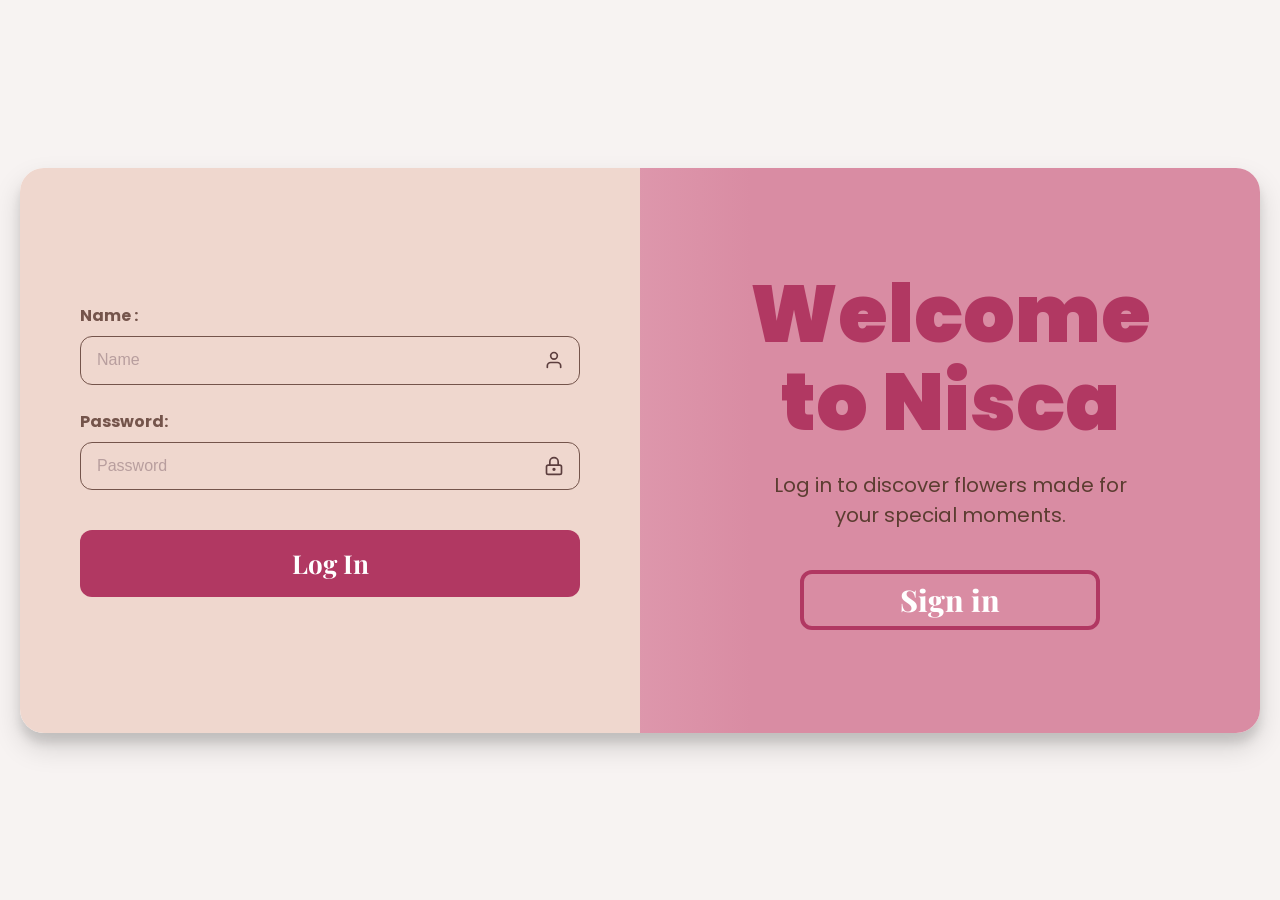
<file: index.html>
<!DOCTYPE html>
<html lang="en">
<head>
  <meta charset="UTF-8" />
  <meta name="viewport" content="width=device-width, initial-scale=1.0"/>
  <title>Nisca Auth</title>

  <link rel="stylesheet" href="style.css"/>

  <link href="https://fonts.googleapis.com/css2?family=Playfair+Display:wght@400;500;600;700;800&family=Poppins:wght@300;400;500;600;700&display=swap" rel="stylesheet">
</head>
<body>

  <div class="container" id="container">

    <div class="form-container sign-up-container">
      <form class="form">

        <label for="signup-name">Name :</label>
        <div class="input-wrapper">
          <input id="signup-name" type="text" placeholder="Name" />
          <span class="input-icon">
            <svg width="20" height="20" viewBox="0 0 24 24" fill="none"
                 stroke="currentColor" stroke-width="2"
                 stroke-linecap="round" stroke-linejoin="round">
              <path d="M20 21v-2a4 4 0 0 0-4-4H8a4 4 0 0 0-4 4v2" />
              <circle cx="12" cy="7" r="4" />
            </svg>
          </span>
        </div>

        <label for="signup-email">Email :</label>
        <div class="input-wrapper">
          <input id="signup-email" type="email" placeholder="email" />
          <span class="input-icon">
            <svg width="20" height="20" viewBox="0 0 24 24" fill="none"
                 stroke="currentColor" stroke-width="2"
                 stroke-linecap="round" stroke-linejoin="round">
              <rect x="2" y="4" width="20" height="16" rx="2" />
              <path d="m22 7-8.97 5.7a1.94 1.94 0 0 1-2.06 0L2 7" />
            </svg>
          </span>
        </div>

        <label for="signup-password">Password:</label>
        <div class="input-wrapper">
          <input id="signup-password" type="password" placeholder="Password" />
          <span class="input-icon">
            <svg width="20" height="20" viewBox="0 0 24 24" fill="none"
                 stroke="currentColor" stroke-width="2"
                 stroke-linecap="round" stroke-linejoin="round">
              <rect x="3" y="11" width="18" height="11" rx="2" ry="2" />
              <path d="M7 11V7a5 5 0 0 1 10 0v4" />
              <circle cx="12" cy="16" r="1" />
            </svg>
          </span>
        </div>

        <label for="signup-confirm">Confirm Password :</label>
        <div class="input-wrapper">
          <input id="signup-confirm" type="password" placeholder="Password:" />
          <span class="input-icon">
            <svg width="20" height="20" viewBox="0 0 24 24" fill="none"
                 stroke="currentColor" stroke-width="2"
                 stroke-linecap="round" stroke-linejoin="round">
              <rect x="3" y="11" width="18" height="11" rx="2" ry="2" />
              <path d="M7 11V7a5 5 0 0 1 10 0v4" />
              <circle cx="12" cy="16" r="1" />
            </svg>
          </span>
        </div>

        <button type="submit" class="btn-primary">
          Sign in
        </button>
      </form>
    </div>

    <div class="form-container sign-in-container">
      <form class="form">

        <label for="login-name">Name :</label>
        <div class="input-wrapper">
          <input id="login-name" type="text" placeholder="Name" />
          <span class="input-icon">
            <svg width="20" height="20" viewBox="0 0 24 24" fill="none"
                 stroke="currentColor" stroke-width="2"
                 stroke-linecap="round" stroke-linejoin="round">
              <path d="M20 21v-2a4 4 0 0 0-4-4H8a4 4 0 0 0-4 4v2" />
              <circle cx="12" cy="7" r="4" />
            </svg>
          </span>
        </div>

        <label for="login-password">Password:</label>
        <div class="input-wrapper">
          <input id="login-password" type="password" placeholder="Password" />
          <span class="input-icon">
            <svg width="20" height="20" viewBox="0 0 24 24" fill="none"
                 stroke="currentColor" stroke-width="2"
                 stroke-linecap="round" stroke-linejoin="round">
              <rect x="3" y="11" width="18" height="11" rx="2" ry="2" />
              <path d="M7 11V7a5 5 0 0 1 10 0v4" />
              <circle cx="12" cy="16" r="1" />
            </svg>
          </span>
        </div>

        <button type="submit" class="btn-primary">
          Log In
        </button>

      </form>
    </div>

    <div class="overlay-container">

      <div class="overlay">

        <div class="overlay-panel overlay-left">
          <h1>Welcome<br>Back !</h1>

          <p>
            Sign in and turn simple moments<br>
            into beautiful memories.
          </p>

          <button class="ghost" id="signIn">
            Log in
          </button>
        </div>

        <div class="overlay-panel overlay-right">
          <h1>Welcome<br>to Nisca</h1>

          <p>
            Log in to discover flowers made for<br>
            your special moments.
          </p>

          <button class="ghost" id="signUp">
            Sign in
          </button>
        </div>

      </div>

    </div>

  </div>

  <script src="script.js"></script>
</body>
</html>
</file>
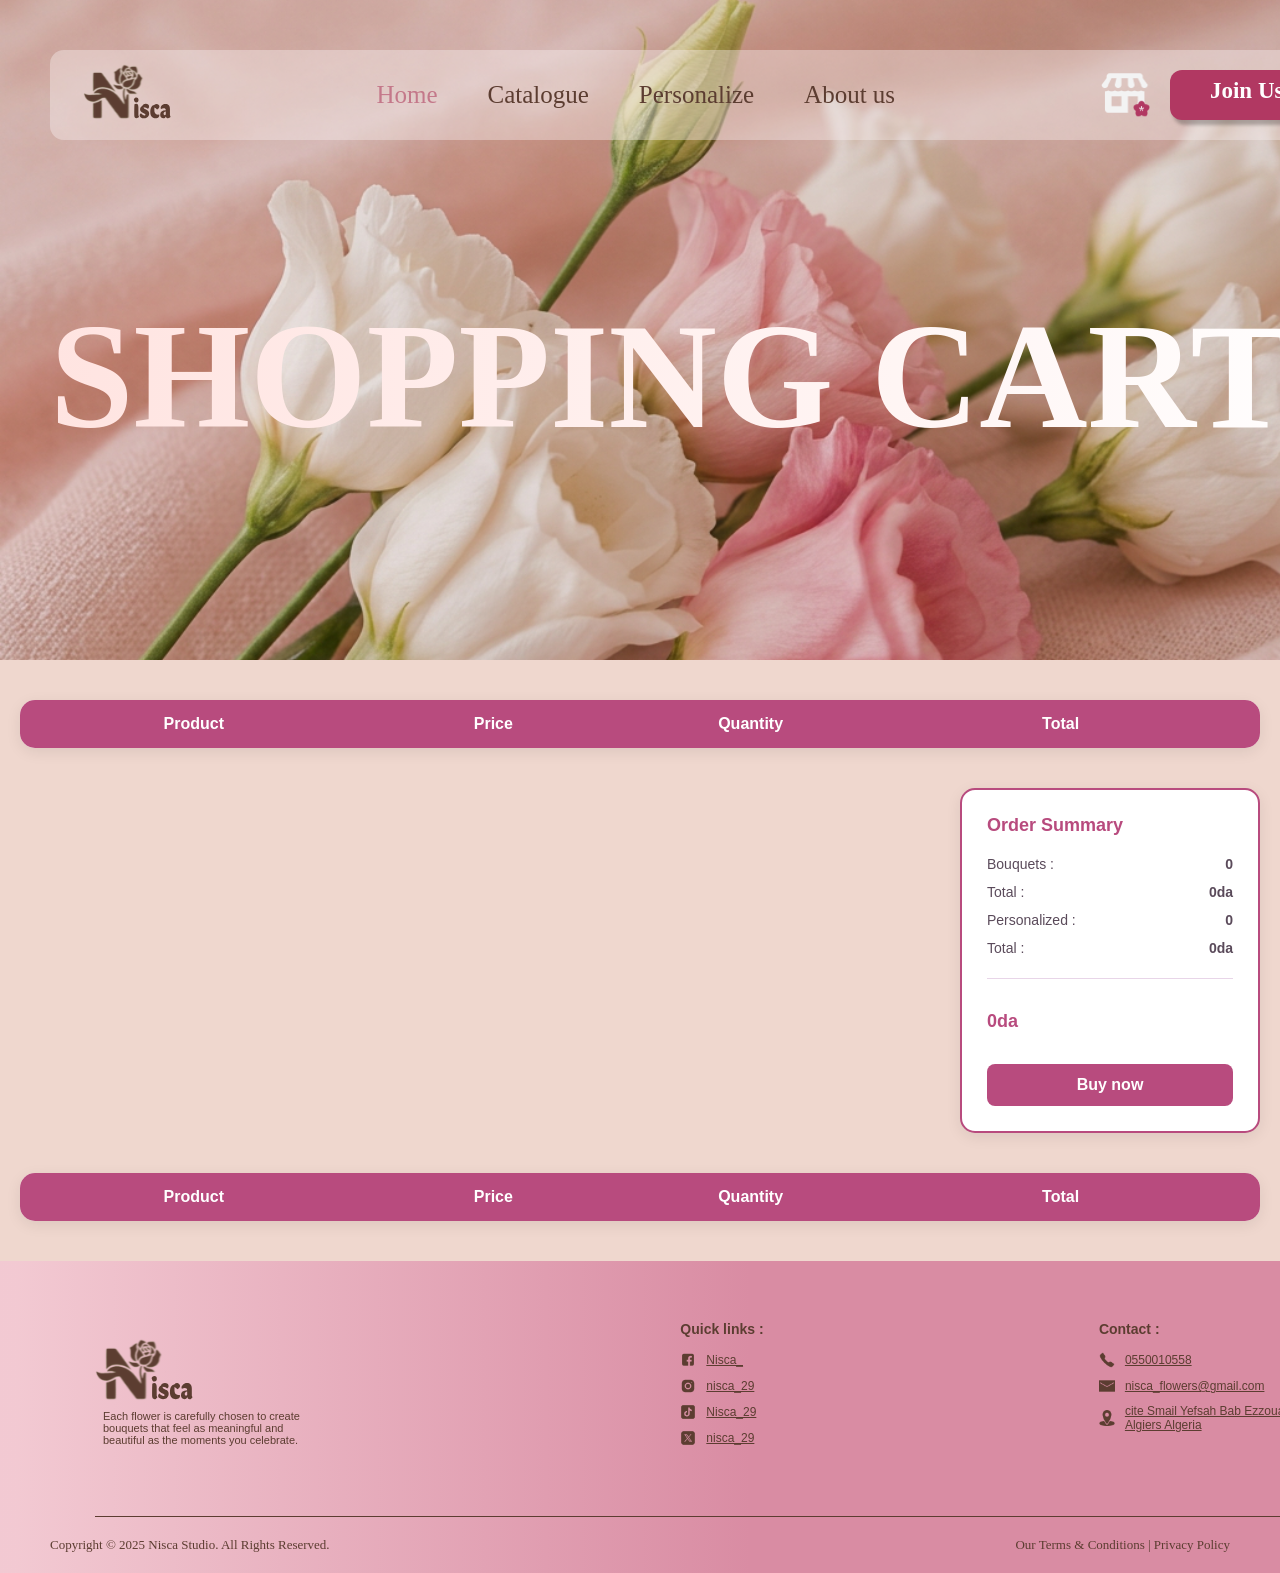
<file: cart.html>
<!DOCTYPE html>
<html lang="fr">
<head>
    <meta charset="UTF-8">
    <meta name="viewport" content="width=device-width, initial-scale=1.0">
    <title>NISCA - Shopping Cart</title>
    <link rel="stylesheet" href="cart.css">
</head>
<body>
    <header class="header">
        <div class="header-container">
            <div class="logo">
                <img src="/images/logo.svg" alt="Nisca logo">
            </div>
            <nav class="nav">
                <ul class="nav-links">
                    <li><a href="#hero" class="active">Home</a></li>
                    <li><a href="#occasions-section">Catalogue</a></li>
                    <li><a href="#personalize-section">Personalize</a></li>
                    <li><a href="#story-section">About us</a></li>
                </ul>
            </nav>
            <div class="header-actions">
                <a href="#" class="cart-icon">
                    <img src="/images/shopicon.svg" alt="Cart">
                </a>
                <a href="#" class="btn-join">Join Us</a>
            </div>
        </div>
    </header>
    <!-- Hero Section -->
    <section class="hero">
        <div class="hero-content">
            <h1>SHOPPING CART</h1>
        </div>
    </section>

    <!-- Main Content -->
    <main class="container">
        <!-- Products Section -->
        <section class="products-section">
            <table class="products-table">
                <thead>
                    <tr class="table-header">
                        <th></th>
                        <th>Product</th>
                        <th>Price</th>
                        <th>Quantity</th>
                        <th>Total</th>
                    </tr>
                </thead>
                <tbody id="products-tbody">
                    <!-- Produits insérés par JavaScript -->
                </tbody>
            </table>
        </section>

        <!-- Cart Summary and Personalized Section -->
        <div class="cart-wrapper">
            <!-- Order Summary -->
            <aside class="order-summary">
                <h3>Order Summary</h3>
                <div class="summary-content">
                    <div class="summary-row">
                        <span>Bouquets :</span>
                        <span id="bouquets-count">0</span>
                    </div>
                    <div class="summary-row">
                        <span>Total :</span>
                        <span id="bouquets-total">0da</span>
                    </div>
                    <div class="summary-row">
                        <span>Personalized :</span>
                        <span id="personalized-count">0</span>
                    </div>
                    <div class="summary-row">
                        <span>Total :</span>
                        <span id="personalized-total">0da</span>
                    </div>
                    <div class="summary-divider"></div>
                    <div class="summary-row total-row">
                        <span id="grand-total">0da</span>
                    </div>
                    <button class="buy-button" onclick="checkout()">Buy now</button>
                </div>
            </aside>
        </div>

        <!-- Personalized Section -->
        <section class="personalized-section">
            <table class="personalized-table">
                <thead>
                    <tr class="table-header">
                        <th></th>
                        <th>Product</th>
                        <th>Price</th>
                        <th>Quantity</th>
                        <th>Total</th>
                    </tr>
                </thead>
                <tbody id="personalized-tbody">
                    <!-- Produits personnalisés insérés par JavaScript -->
                </tbody>
            </table>
        </section>
    </main>

    <!-- Modal for Checkout -->
    <div id="checkoutModal" class="modal">
        <div class="modal-content">
            <span class="close">&times;</span>
            <h2>Checkout</h2>
            <form id="checkoutForm">
                <input type="text" placeholder="Full Name" required>
                <input type="email" placeholder="Email" required>
                <input type="tel" placeholder="Phone" required>
                <textarea placeholder="Address" required></textarea>
                <button type="submit" class="submit-button">Confirm Order</button>
            </form>
        </div>
    </div>
    <footer class="footer">
        <div class="footer-container">
            <div class="footer-brand">
                <div class="footer-logo">
                    <img src="/images/logo.svg" alt="Nisca">
                </div>
                <p class="footer-tagline">
                    Each flower is carefully chosen to create<br>
                    bouquets that feel as meaningful and<br>
                    beautiful as the moments you celebrate.
                </p>
            </div>
            <div class="footer-links">
                <h4>Quick links :</h4>
                <ul>
                    <li><a href="#"><img src="/images/Facebook.svg" alt=""> Nisca_</a></li>
                    <li><a href="#"><img src="/images/Instagram.svg" alt=""> nisca_29</a></li>
                    <li><a href="#"><img src="/images/TikTok.svg" alt=""> Nisca_29</a></li>
                    <li><a href="#"><img src="/images/X.svg" alt=""> nisca_29</a></li>
                </ul>
            </div>
            <div class="footer-contact">
                <h4>Contact :</h4>
                <ul>
                    <li><img src="/images/Phone.svg" alt=""> <a href="#">0550010558</a></li>
                    <li><img src="/images/Mail.svg" alt=""> <a href="#">nisca_flowers@gmail.com </a></li>
                    <li><img src="/images/Place Marker.svg" alt=""> <a href="#">cite Smail Yefsah Bab Ezzouare<br>Algiers Algeria </a></li>
                </ul>
            </div>
        </div>
        <div class="footer-bottom">
            <p>Copyright © 2025 Nisca Studio. All Rights Reserved.</p>
            <p><a href="#">Our Terms & Conditions</a> | <a href="#">Privacy Policy</a></p>
        </div>
    </footer>

    <script src="cart.js"></script>
</body>
</html>
</file>
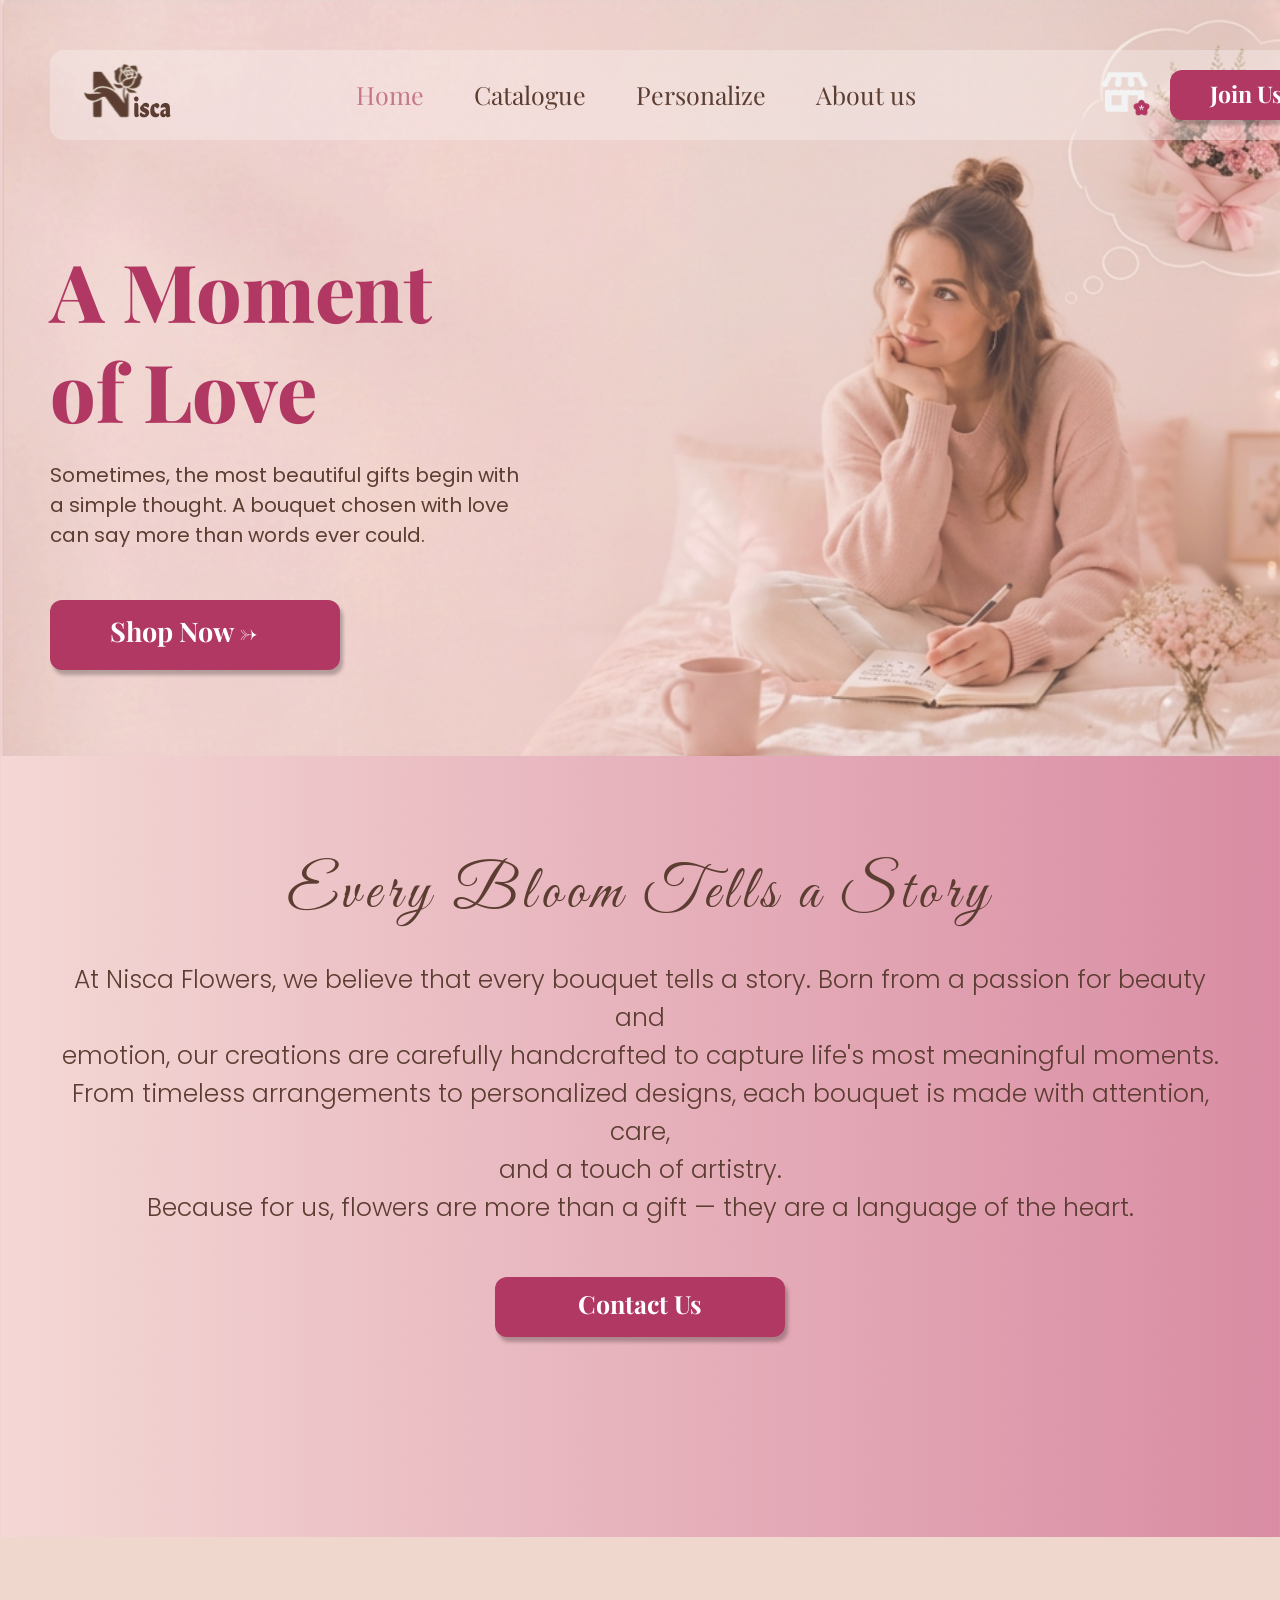
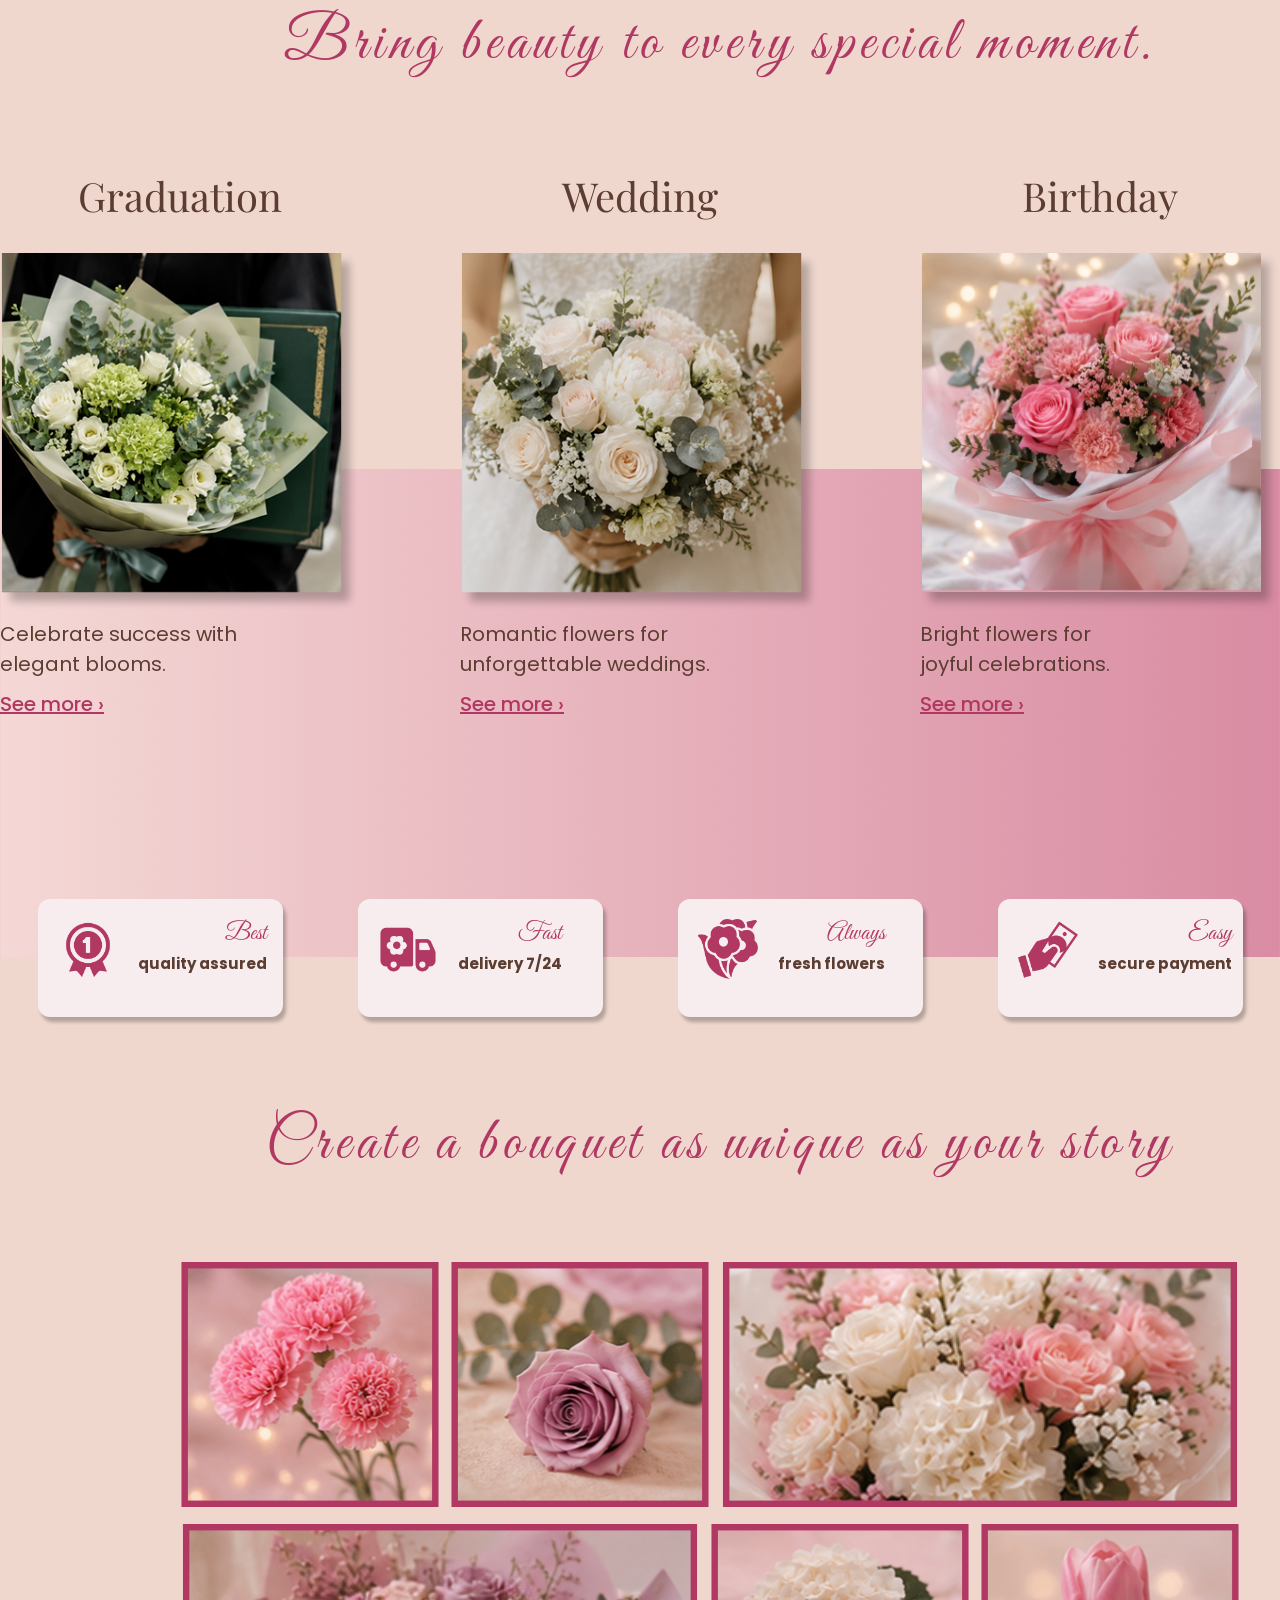
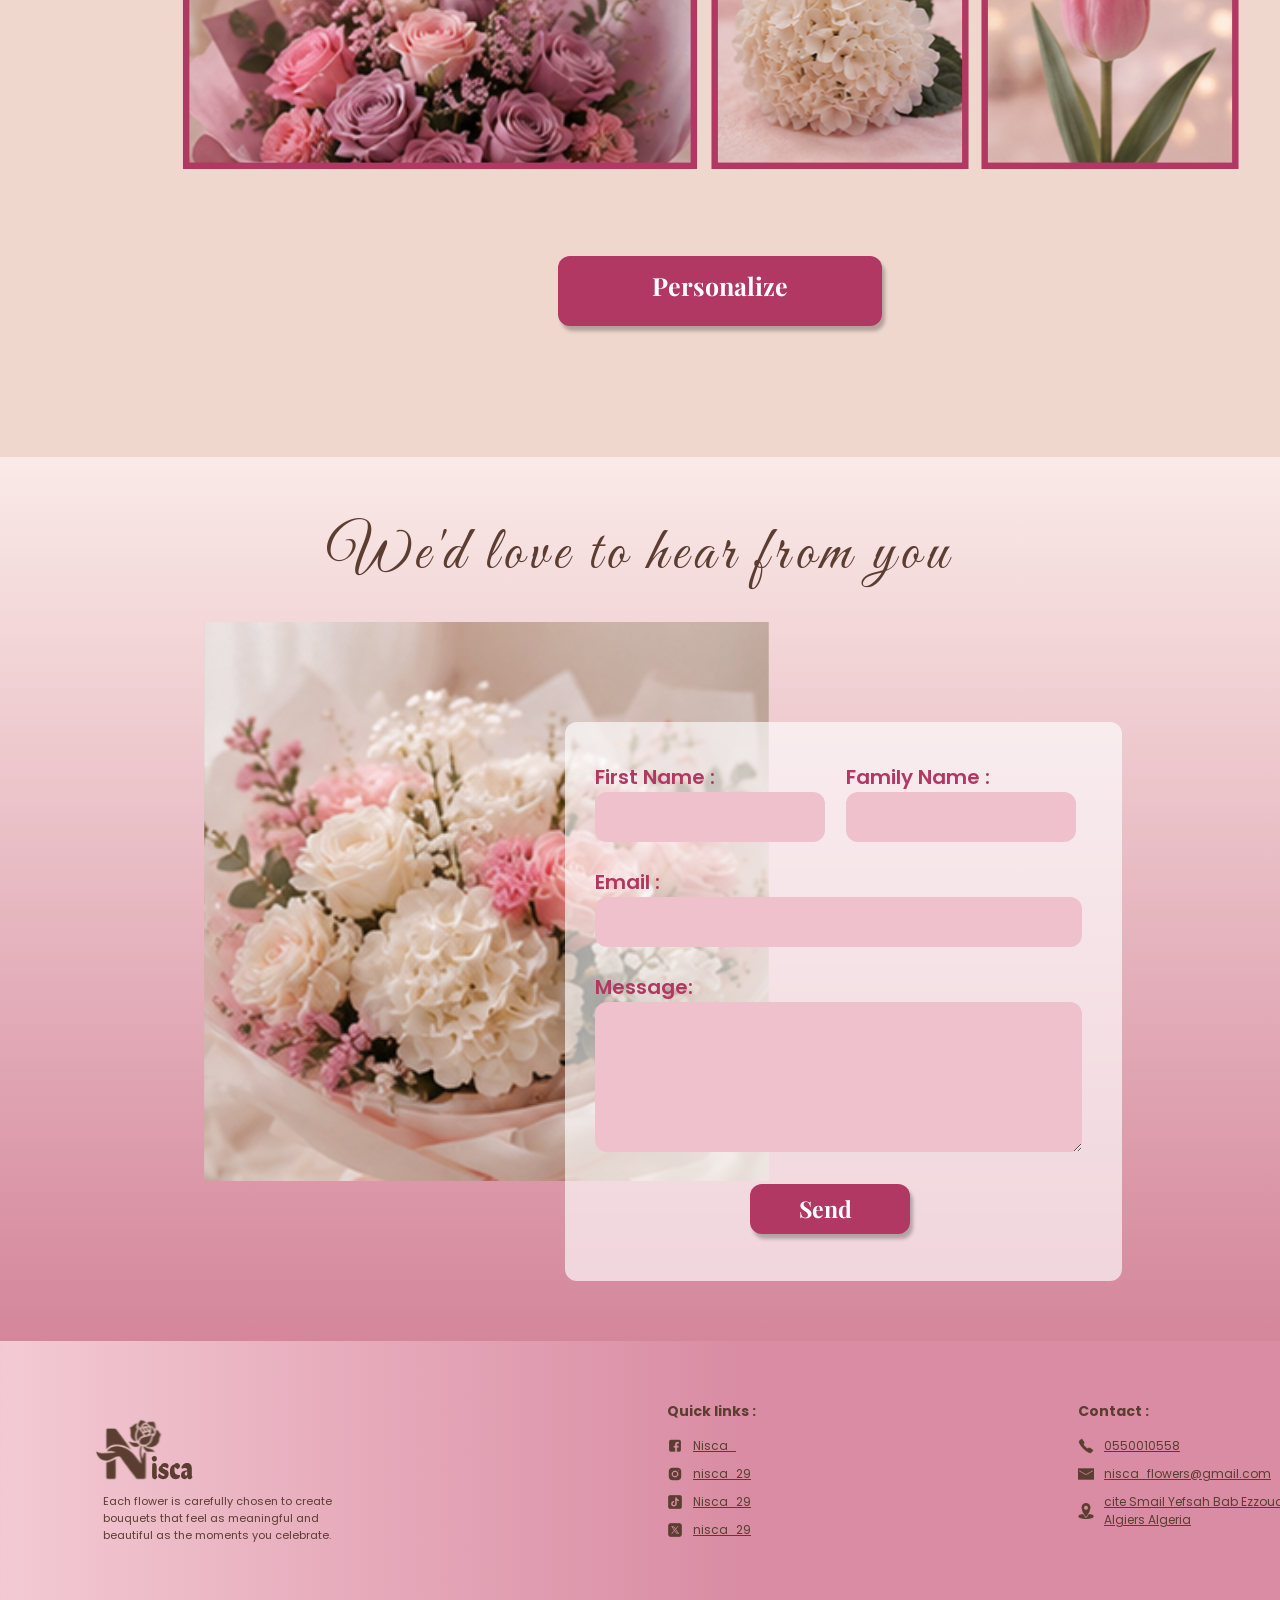
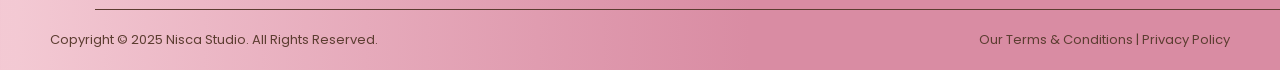
<file: home.html>
<!DOCTYPE html>
<html lang="en">
<head>
    <meta charset="UTF-8">
    <meta name="viewport" content="width=device-width, initial-scale=1.0">
    <title>Nisca - A Moment of Love</title>
    <link rel="stylesheet" href="home.css">
    <link href="https://fonts.googleapis.com/css2?family=Playfair+Display:ital,wght@0,400;0,500;0,600;0,700;1,400;1,500;1,600&family=Poppins:wght@300;400;500;600&family=Great+Vibes&display=swap" rel="stylesheet">
</head>
<body>
    <header class="header">
        <div class="header-container">
            <div class="logo">
                <img src="/images/logo.svg" alt="Nisca logo">
            </div>
            <nav class="nav">
                <ul class="nav-links">
                    <li><a href="#hero" class="active">Home</a></li>
                    <li><a href="#occasions-section">Catalogue</a></li>
                    <li><a href="#personalize-section">Personalize</a></li>
                    <li><a href="#story-section">About us</a></li>
                </ul>
            </nav>
            <div class="header-actions">
                <a href="#" class="cart-icon">
                    <img src="/images/shopicon.svg" alt="Cart">
                </a>
                <a href="#" class="btn-join">Join Us</a>
            </div>
        </div>
    </header>

    <section id="hero">
        <div class="hero-container">
            <div class="hero-content">
                <h1 class="hero-title">A Moment<br>of Love</h1>
                <p class="hero-description">
                    Sometimes, the most beautiful gifts begin with<br> 
                    a simple thought. A bouquet chosen with love<br> 
                    can say more than words ever could.
                </p>
                <a href="#" class="btn-shop"> Shop Now → </a>
            </div>
            <div>
                <img src="/images/row.svg" alt="Flowers" class="next-btn">
            </div>
        </div>
    </section>

    <section id="story-section">
        <h2 class="script-title">Every Bloom Tells a Story</h2>
        <p class="story-description">
            At Nisca Flowers, we believe that every bouquet tells a story. Born from a passion for beauty and<br>
            emotion, our creations are carefully handcrafted to capture life's most meaningful moments.<br>
            From timeless arrangements to personalized designs, each bouquet is made with attention, care,<br>
            and a touch of artistry.<br>
            Because for us, flowers are more than a gift — they are a language of the heart.
        </p>
        <a href="#" class="btn-contact">Contact Us</a>
    </section>

    <section id="occasions-section">
        <div class="categories">
            <h2 class="script-title" style="color: #B13862;">Bring beauty to every special moment.</h2>
        </div>
        <div class="occasions-grid">
            <div class="group">
                <div class="occasion-card">
                    <h3 class="occasion-title">Graduation</h3>
                    <div class="occasion-image">
                        <img src="/images/graduation.png" alt="Graduation flowers">
                    </div>
                    <p>Celebrate success with <br>elegant blooms.</p>
                    <a href="#" class="see-more">See more ›</a>
                </div>
                <div class="occasion-card">
                    <h3 class="occasion-title">Wedding</h3>
                    <div class="occasion-image">
                        <img src="/images/wedding.png" alt="Wedding flowers">
                    </div>
                    <p>Romantic flowers for<br> unforgettable weddings.</p>
                    <a href="#" class="see-more">See more ›</a>
                </div>
                <div class="occasion-card">
                    <h3 class="occasion-title">Birthday</h3>
                    <div class="occasion-image">
                        <img src="/images/birthday.svg" alt="Birthday flowers">
                    </div>
                    <p>Bright flowers for<br> joyful celebrations.</p>
                    <a href="#" class="see-more">See more ›</a>
                </div>
                <div class="occasion-card">
                    <h3 class="occasion-title">Romance</h3>
                    <div class="occasion-image">
                        <img src="/images/romance.svg" alt="Romance flowers">
                    </div>
                    <p>A bouquet filled with love, tenderness, and unforgettable moments.</p>
                    <a href="#" class="see-more">See more ›</a>
                </div>
                <div class="occasion-card">
                    <h3 class="occasion-title">Sympathy</h3>
                    <div class="occasion-image">
                        <img src="/images/sympathy.svg" alt="Sympathy flowers">
                    </div>
                    <p>Thoughtful arrangements to express care and support during difficult times.</p>
                    <a href="#" class="see-more">See more ›</a>
                </div>
            </div>

            <div aria-hidden class="group">
                <div class="occasion-card">
                    <h3 class="occasion-title">Graduation</h3>
                    <div class="occasion-image">
                        <img src="/images/graduation.png" alt="Graduation flowers">
                    </div>
                    <p>Celebrate success with <br>elegant blooms.</p>
                    <a href="#" class="see-more">See more ›</a>
                </div>
                <div class="occasion-card">
                    <h3 class="occasion-title">Wedding</h3>
                    <div class="occasion-image">
                        <img src="/images/wedding.png" alt="Wedding flowers">
                    </div>
                    <p>Romantic flowers for<br> unforgettable weddings.</p>
                    <a href="#" class="see-more">See more ›</a>
                </div>
                <div class="occasion-card">
                    <h3 class="occasion-title">Birthday</h3>
                    <div class="occasion-image">
                        <img src="/images/birthday.svg" alt="Birthday flowers">
                    </div>
                    <p>Bright flowers for<br> joyful celebrations.</p>
                    <a href="#" class="see-more">See more ›</a>
                </div>
                <div class="occasion-card">
                    <h3 class="occasion-title">Romance</h3>
                    <div class="occasion-image">
                        <img src="/images/romance.svg" alt="Romance flowers">
                    </div>
                    <p>A bouquet filled with love, tenderness, and unforgettable moments.</p>
                    <a href="#" class="see-more">See more ›</a>
                </div>
                <div class="occasion-card">
                    <h3 class="occasion-title">Sympathy</h3>
                    <div class="occasion-image">
                        <img src="/images/sympathy.svg" alt="Sympathy flowers">
                    </div>
                    <p>Thoughtful arrangements to express care and support during difficult times.</p>
                    <a href="#" class="see-more">See more ›</a>
                </div>
            </div>
        </div>
    </section>


    <section class="features-bar">
        <div class="features-container">
            <div class="feature">
                <div class="feature-icon">
                    <img src="/images/icon-quality.svg" alt="Quality">
                </div>
                <p class="feature-label">Best <br> <span class="feature-text">quality assured</span></p>
            </div>
            <div class="feature">
                <div class="feature-icon">
                    <img src="/images/icon-delivery.svg" alt="Delivery">
                </div>
                <p class="feature-label">Fast <br> <span class="feature-text">delivery 7/24</span></p>
            </div>
            <div class="feature">
                <div class="feature-icon">
                    <img src="/images/icon-fresh.svg" alt="Fresh">
                </div>
                <p class="feature-label">Always <br> <span class="feature-text">fresh flowers</span></p>
            </div>
            <div class="feature">
                <div class="feature-icon">
                    <img src="/images/icon-secure.svg" alt="Secure">
                </div>
                <p class="feature-label">Easy <br> <span class="feature-text">secure payment</span></p>
            </div>
        </div>
    </section>

    <section id="personalize-section">
        <h2 class="script-title" style="color: #B13862;">Create a bouquet as unique as your story</h2>
        <div class="bouquet-grid" id="grid1">
            <div class="small_pictures">
                <div class="bouquet-item">
                    <img src="/images/pic1.svg" alt="Bouquet">
                </div>
                <div class="bouquet-item">
                    <img src="/images/pic2.svg" alt="Bouquet">
                </div>
            </div>
            <div class="bouquet-item-large">
                <img src="/images/pic3.svg" alt="Bouquet">
            </div>
        </div>
        <div class="bouquet-grid">
            <div class="bouquet-item-large" id="large-pic">
                <img src="/images/pic4.svg" alt="Bouquet">
            </div>
            <div class="small_pictures2">
                <div class="bouquet-item">
                    <img src="/images/pic5.svg" alt="Bouquet">
                </div>
                <div class="bouquet-item">
                    <img src="/images/pic6.svg" alt="Bouquet">
                </div>
            </div>
        </div>
        <a href="#" class="btn-personalize">Personalize</a>
    </section>

    <section class="contact-section">
        <h2 class="script-title">We'd love to hear from you</h2>
        <div class="contact-container">
            <div class="contact-image">
                <img src="/images/contact_pic.svg" alt="Flowers">
            </div>
            <form class="contact-form">
                <div class="all_form">
                    <div class="form-row">
                        <div class="form-group">
                            <label for="firstName">First Name :</label>
                            <input type="text"  name="firstName">
                        </div>
                        <div class="form-group">
                            <label for="familyName">Family Name :</label>
                            <input type="text" name="familyName">
                        </div>
                    </div>
                   <div class="form-mail">
                        <label  class="lab-email"  for="email">Email :</label>
                        <input  class="inp-email" type="email"  name="email">
                    </div>
                    <div class="form-group">
                        <label for="message">Message:</label>
                        <textarea  name="message" rows="4"></textarea>
                    </div>
                    <button type="submit" class="btn-send">Send</button>
                </div>
            </form>
        </div>
    </section>

    <footer class="footer">
        <div class="footer-container">
            <div class="footer-brand">
                <div class="footer-logo">
                    <img src="/images/logo.svg" alt="Nisca">
                </div>
                <p class="footer-tagline">
                    Each flower is carefully chosen to create<br>
                    bouquets that feel as meaningful and<br>
                    beautiful as the moments you celebrate.
                </p>
            </div>
            <div class="footer-links">
                <h4>Quick links :</h4>
                <ul>
                    <li><a href="#"><img src="/images/Facebook.svg" alt=""> Nisca_</a></li>
                    <li><a href="#"><img src="/images/Instagram.svg" alt=""> nisca_29</a></li>
                    <li><a href="#"><img src="/images/TikTok.svg" alt=""> Nisca_29</a></li>
                    <li><a href="#"><img src="/images/X.svg" alt=""> nisca_29</a></li>
                </ul>
            </div>
            <div class="footer-contact">
                <h4>Contact :</h4>
                <ul>
                    <li><img src="/images/Phone.svg" alt=""> <a href="#">0550010558</a></li>
                    <li><img src="/images/Mail.svg" alt=""> <a href="#">nisca_flowers@gmail.com </a></li>
                    <li><img src="/images/Place Marker.svg" alt=""> <a href="#">cite Smail Yefsah Bab Ezzouare<br>Algiers Algeria </a></li>
                </ul>
            </div>
        </div>
        <div class="footer-bottom">
            <p>Copyright © 2025 Nisca Studio. All Rights Reserved.</p>
            <p><a href="#">Our Terms & Conditions</a> | <a href="#">Privacy Policy</a></p>
        </div>
    </footer>
    <script src="home.js"></script>
</body>
</html>
</file>
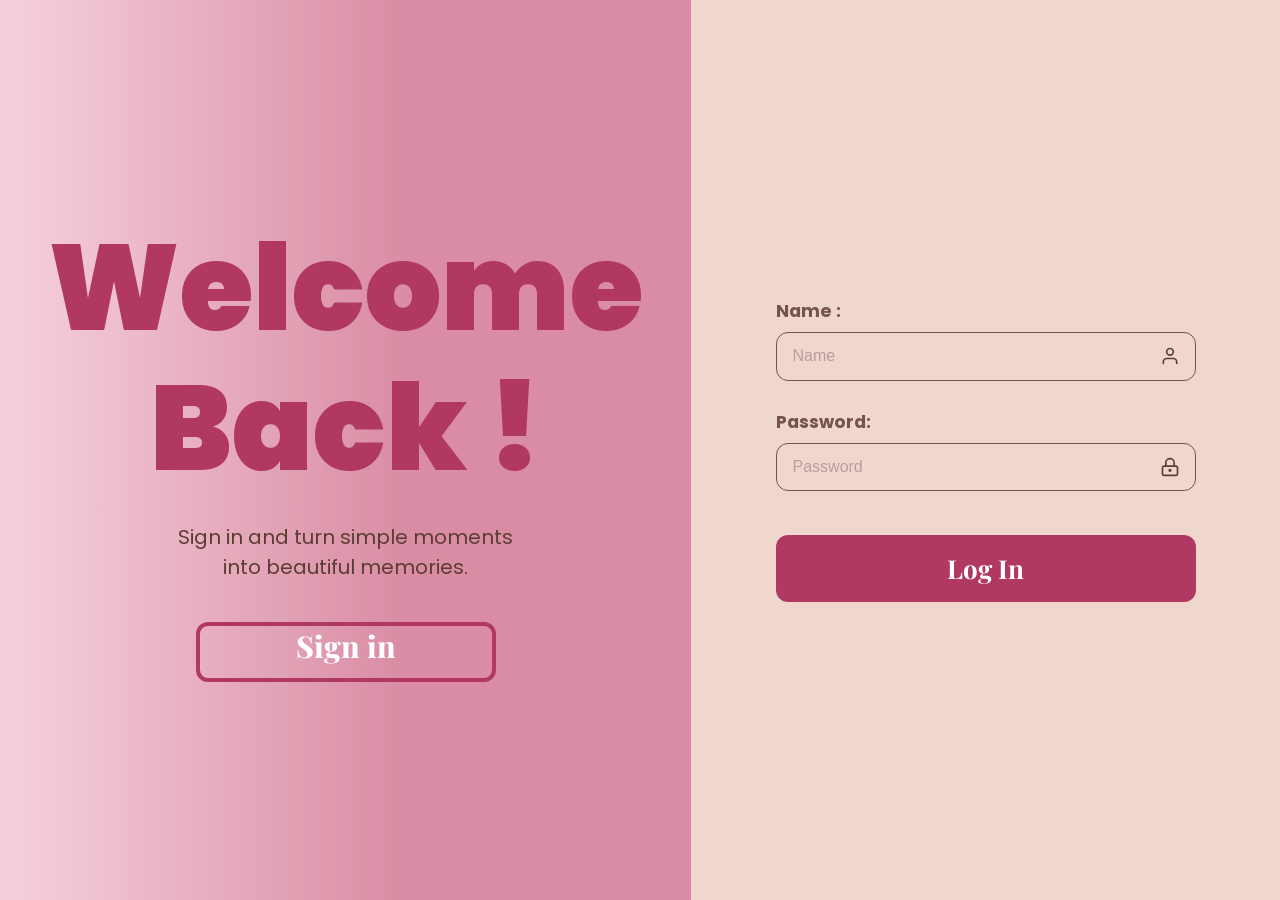
<file: login.html>
<!DOCTYPE html>
<html lang="en">
<head>
  <meta charset="UTF-8" />
  <meta name="viewport" content="width=device-width, initial-scale=1.0" />
  <title>Login</title>
  <link rel="stylesheet" href="login.css" />
  <link href="https://fonts.googleapis.com/css2?family=Playfair+Display:ital,wght@0,400;0,500;0,600;0,700;1,400;1,500;1,600&family=Poppins:wght@300;400;500;600&family=Great+Vibes&display=swap" rel="stylesheet">
</head>
<body>
  <div class="container">
    <div class="left-panel">
      <h1>Welcome<br />Back !</h1>
      <p>Sign in and turn simple moments<br> into beautiful memories.</p>
      <a href="signin.html" class="btn-sign-in">Sign in</a>
    </div>

    <div class="right-panel">
      <form class="form">
        <label for="name">Name :</label>
        <div class="input-wrapper">
          <input id="name" type="text" placeholder="Name" />
          <span class="input-icon">
            <svg width="20" height="20" viewBox="0 0 24 24" fill="none"
                 stroke="currentColor" stroke-width="2"
                 stroke-linecap="round" stroke-linejoin="round">
              <path d="M20 21v-2a4 4 0 0 0-4-4H8a4 4 0 0 0-4 4v2" />
              <circle cx="12" cy="7" r="4" />
            </svg>
          </span>
        </div>

        <label for="password">Password:</label>
        <div class="input-wrapper">
          <input id="password" type="password" placeholder="Password" />
          <span class="input-icon">
            <svg width="20" height="20" viewBox="0 0 24 24" fill="none"
                 stroke="currentColor" stroke-width="2"
                 stroke-linecap="round" stroke-linejoin="round">
              <rect x="3" y="11" width="18" height="11" rx="2" ry="2" />
              <path d="M7 11V7a5 5 0 0 1 10 0v4" />
              <circle cx="12" cy="16" r="1" />
            </svg>
          </span>
        </div>

        <button type="submit" class="btn-log-in">Log In</button>
      </form>
    </div>

  </div>
</body>
</html>
</file>
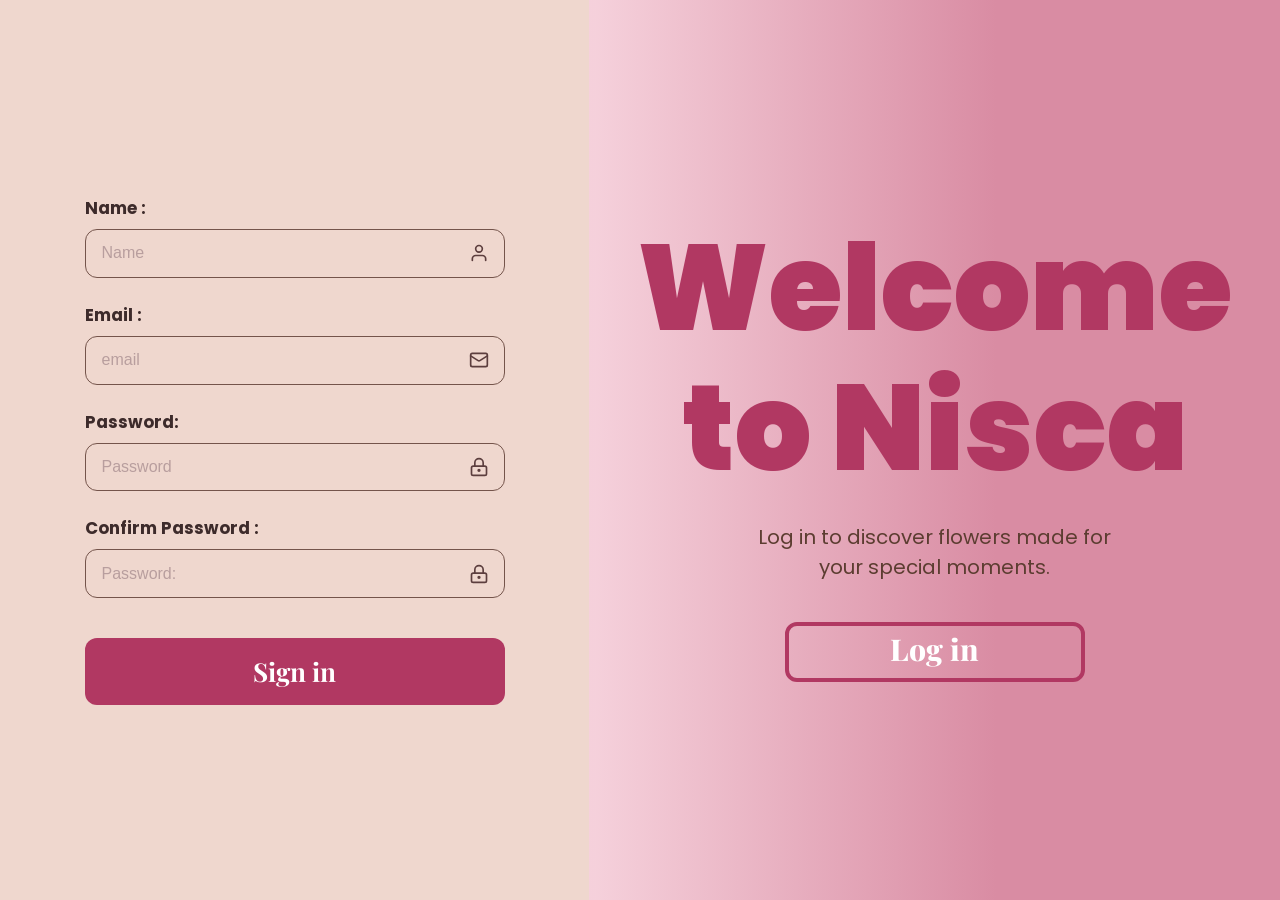
<file: signin.html>
<!DOCTYPE html>
<html lang="en">
<head>
  <meta charset="UTF-8" />
  <meta name="viewport" content="width=device-width, initial-scale=1.0" />
  <title>Sign In</title>
  <link rel="stylesheet" href="signin.css" />
    <link href="https://fonts.googleapis.com/css2?family=Playfair+Display:ital,wght@0,400;0,500;0,600;0,700;1,400;1,500;1,600&family=Poppins:wght@300;400;500;600&family=Great+Vibes&display=swap" rel="stylesheet">
</head>
<body>
  <div class="container">

    
    <div class="left-panel">
      <form class="form" >

        <label for="name">Name :</label>
        <div class="input-wrapper">
          <input id="name" type="text" placeholder="Name" />
          <span class="input-icon">
            <svg width="20" height="20" viewBox="0 0 24 24" fill="none"
                 stroke="currentColor" stroke-width="2"
                 stroke-linecap="round" stroke-linejoin="round">
              <path d="M20 21v-2a4 4 0 0 0-4-4H8a4 4 0 0 0-4 4v2" />
              <circle cx="12" cy="7" r="4" />
            </svg>
          </span>
        </div>

        <label for="email">Email :</label>
        <div class="input-wrapper">
          <input id="email" type="email" placeholder="email" />
          <span class="input-icon">
            <svg width="20" height="20" viewBox="0 0 24 24" fill="none"
                 stroke="currentColor" stroke-width="2"
                 stroke-linecap="round" stroke-linejoin="round">
              <rect x="2" y="4" width="20" height="16" rx="2" />
              <path d="m22 7-8.97 5.7a1.94 1.94 0 0 1-2.06 0L2 7" />
            </svg>
          </span>
        </div>

        <label for="password">Password:</label>
        <div class="input-wrapper">
          <input id="password" type="password" placeholder="Password" />
          <span class="input-icon">
            <svg width="20" height="20" viewBox="0 0 24 24" fill="none"
                 stroke="currentColor" stroke-width="2"
                 stroke-linecap="round" stroke-linejoin="round">
              <rect x="3" y="11" width="18" height="11" rx="2" ry="2" />
              <path d="M7 11V7a5 5 0 0 1 10 0v4" />
              <circle cx="12" cy="16" r="1" />
            </svg>
          </span>
        </div>

        <label for="confirmPassword">Confirm Password :</label>
        <div class="input-wrapper">
          <input id="confirmPassword" type="password" placeholder="Password:" />
          <span class="input-icon">
            <svg width="20" height="20" viewBox="0 0 24 24" fill="none"
                 stroke="currentColor" stroke-width="2"
                 stroke-linecap="round" stroke-linejoin="round">
              <rect x="3" y="11" width="18" height="11" rx="2" ry="2" />
              <path d="M7 11V7a5 5 0 0 1 10 0v4" />
              <circle cx="12" cy="16" r="1" />
            </svg>
          </span>
        </div>

        <button type="submit" class="btn-sign-in">Sign in</button>
      </form>
    </div>

 
    <div class="right-panel">
      <h1 >Welcome<br />to Nisca</h1>
      <p>Log in to discover flowers made for <br> your special moments.</p>
      <a href="login.html" class="btn-log-in">Log in</a>
    </div>

  </div>
</body>
</html>
</file>
<file: style.css>
*{
  margin:0;
  padding:0;
  box-sizing:border-box;
}

body{
  font-family:'Poppins',sans-serif;
  min-height:100vh;
  display:flex;
  justify-content:center;
  align-items:center;
  background:#f7f3f2;
  padding:20px;
}

.container{
  position:relative;
  width:1400px;
  height:565px;
  background:#fff;
  border-radius:24px;
  overflow:hidden;
  box-shadow:0 14px 28px rgba(0,0,0,0.15), 0 10px 10px rgba(0,0,0,0.1);
}

.form-container{
  position:absolute;
  top:0;
  height:100%;
  transition:all 0.6s ease-in-out;
}

.sign-in-container{
  left:0;
  width:50%;
  z-index:2;
}

.sign-up-container{
  left:0;
  width:50%;
  opacity:0;
  z-index:1;
}

.container.right-panel-active .sign-in-container{
  transform:translateX(100%);
}

.container.right-panel-active .sign-up-container{
  transform:translateX(100%);
  opacity:1;
  z-index:5;
  animation:show 0.6s;
}

@keyframes show{
  0%,49.99%{
    opacity:0;
    z-index:1;
  }

  50%,100%{
    opacity:1;
    z-index:5;
  }
}

.form{
  background:#EFD7CE;
  height:100%;
  display:flex;
  flex-direction:column;
  justify-content:center;
  padding:0 60px;
}

.form label{
  display:block;
  font-size:1rem;
  font-weight:700;
  color:#74544B;
  margin-bottom:0.5rem;
}

.input-wrapper{
  position:relative;
  margin-bottom:1.5rem;
}

.input-wrapper input{
  width:100%;
  padding:0.9rem 1rem;
  padding-right:3rem;
  font-size:1rem;
  color:#74544B;
  background:transparent;
  border:1.5px solid #74544B;
  border-radius:12px;
  outline:none;
}

.input-wrapper input::placeholder{
  color:#b89e9e;
}

.input-icon{
  position:absolute;
  right:1rem;
  top:50%;
  transform:translateY(-50%);
  color:#5c3e3e;
  pointer-events:none;
  display:flex;
  align-items:center;
}

.btn-primary{
  width:100%;
  padding:1rem;
  margin-top:1rem;
  font-family:"Playfair Display";
  font-size:26px;
  font-weight:700;
  color:#ffffff;
  border-radius:12px;
  background:#B13862;
  border:none;
  cursor:pointer;
  transition:0.3s;
}

.btn-primary:hover{
  background:#d9799b;
}

.ghost{
  width:300px;
  height:60px;
  border-radius:12px;
  border:4px solid #B13862;
  background:transparent;
  color:#FFF;
  font-family:"Playfair Display";
  font-size:30px;
  font-weight:800;
  cursor:pointer;
  margin-top:20px;
  transition:0.3s;
}

.ghost:hover{
  background:rgba(255,255,255,0.15);
  border-color:#ffffff;
}

.overlay-container{
  position:absolute;
  top:0;
  left:50%;
  width:50%;
  height:100%;
  overflow:hidden;
  transition:transform 0.6s ease-in-out;
  z-index:100;
}

.container.right-panel-active .overlay-container{
  transform:translateX(-100%);
}

.overlay{
  position:relative;
  left:-100%;
  width:200%;
  height:100%;
  background:linear-gradient(90deg, rgba(243, 198, 211, 0.82) 1%, #D98CA3 59%);
  transform:translateX(0);
  transition:transform 0.6s ease-in-out;
}

.container.right-panel-active .overlay{
  transform:translateX(50%);
}

.overlay-panel{
  position:absolute;
  top:0;
  width:50%;
  height:100%;
  display:flex;
  flex-direction:column;
  justify-content:center;
  align-items:center;
  padding:0 40px;
  text-align:center;
}

.overlay-left{
  transform:translateX(-20%);
}

.container.right-panel-active .overlay-left{
  transform:translateX(0);
}

.overlay-right{
  right:0;
}

.container.right-panel-active .overlay-right{
  transform:translateX(20%);
}

.overlay-panel h1{
  color:#B13862;
  font-size:80px;
  font-weight:900;
  line-height:1.1;
  margin-bottom:1.5rem;
}

.overlay-panel p{
  color:#5C3D31;
  font-size:20px;
  margin-bottom:20px;
}


#cookie-banner {
  position: fixed;
  bottom: 0; left: 0; right: 0;
  background-color: rgba(92, 61, 49, 0.96);
  color: #f7f3f2;
  display: flex;
  align-items: center;
  justify-content: space-between;
  gap: 20px;
  padding: 18px 40px;
  z-index: 9999;
  font-family: 'Poppins', sans-serif;
  font-size: 14px;
  box-shadow: 0 -4px 20px rgba(0,0,0,0.2);
}

#cookie-banner p { 
  margin: 0; 
  flex: 1; 
  line-height: 1.6; 
}


#cookie-banner a { 
  color: #D98CA3; 
  text-decoration: underline; 
}

.cookie-btn {
  padding: 10px 28px;
  border-radius: 10px;
  border: none;
  cursor: pointer;
  font-family: 'Playfair Display', serif;
  font-size: 16px;
  font-weight: 700;
  transition: 0.3s;
  white-space: nowrap;
}

.cookie-btn.accept { 
  background-color: #B13862; 
  color: #fff; 
}
    
.cookie-btn.accept:hover { 
  background-color: #d9799b; 
}
    
.cookie-btn.decline { 
  background-color: transparent; 
  color: #f7f3f2; 
  border: 2px solid #f7f3f2; 
  margin-left: 10px; 
}

.cookie-btn.decline:hover { 
  background-color: rgba(255,255,255,0.1); 
}

.msg-box {
  background-color: #f8d7da; 
  position: fixed;
  top: 20px; 
  left: 50%;
  transform: translateX(-50%);
  padding: 12px 30px;
  border-radius: 12px;
  font-size: 15px;
  font-weight: 600;
  z-index: 9999;
  box-shadow: 0 4px 15px rgba(0,0,0,0.2);
}

.msg-error   { 
  color: #B13862; 
}

.msg-success {  
  color: #155724; 
}
</file>
<file: cart.css>
* {
    margin: 0;
    padding: 0;
    box-sizing: border-box;
}

body {
    font-family: 'Poppins', sans-serif;
    background-color: #EFD7CE;
    color: #333;
    overflow-x: hidden;
}

a {
    text-decoration: none;
    color: inherit;
}

ul {
    list-style: none;
}

.script-title {
    color: #5C3D31;
    font-size: 60px;
    font-weight: 500;
    line-height: normal;
    letter-spacing: 5.4px;
    font-family: 'Great Vibes', cursive;
    text-align: center;
    margin-bottom: 30px;
}

.header {
    position: fixed;
    top: 0;
    z-index: 1000;
    margin-top: 50px;
    margin-left: 50px;
    margin-right: 50px;
}

.header-container {
    border-radius: 14px;
    background: rgba(248, 237, 238, 0.41);
    display: flex;
    width: 1300px;
    height: 90px;
    padding-left: 33px;
    gap: 10px;
    align-items: center;
    justify-content: space-between;
    padding-right: 20px;
}

.logo img {
    height: 90px;
}

.nav-links {
    display: flex;
    gap: 50px;
}

.nav-links a {
    color: #5C3D31;
    font-family: "Playfair Display";
    font-size: 25px;
    font-style: normal;
    font-weight: 400;
    line-height: normal;
    transition: color 0.3s;
}

.nav-links a:hover,
.nav-links a.active {
    color: #C4788A;
}

.header-actions {
    display: flex;
    align-items: center;
    gap: 20px;
}

.cart-icon img {
    height: 50px;
}

.btn-join {
    width: 160px;
    height: 50px;
    border-radius: 12px;
    background: #B13862;
    box-shadow: 3px 5px 3.8px 0 rgba(0, 0, 0, 0.25);
    color: #FFF;
    font-family: "Playfair Display";
    font-size: 23px;
    font-style: normal;
    font-weight: 700;
    line-height: normal;
    padding: 8px 40px;
    transition: background-color 0.3s;
}

.btn-join:hover {
    background-color: #C4788A;
}


.hero {
    padding: 40px 50px;
    position: relative;
    width: 1440px;
    height: 660px;
    background-repeat: no-repeat;
    background: url('images/cart_bg.svg');
}

.hero-content h1 {
    font-family: "Playfair Display";
    font-size: 150px;
    font-style: normal;
    font-weight: 700;
    line-height: normal;
    background: linear-gradient(90deg, #FFE4E1 0%, #FFF 100%);
    background-clip: text;
    -webkit-background-clip: text;
    -webkit-text-fill-color: transparent;
    margin-top: 250px;
}

.container {
    /* max-width: 1200px; */
    margin: 40px auto;
    padding: 0 20px;
}

.products-section {
    margin-bottom: 40px;
}

.products-table,
.personalized-table {
    width: 100%;
    border-collapse: collapse;
    background-color: white;
    border-radius: 15px;
    overflow: hidden;
    box-shadow: 0 4px 15px rgba(0, 0, 0, 0.08);
    margin-bottom: 40px;
}

.cart-layout {
  display: grid;
  grid-template-columns: minmax(0, 1fr) 340px;
  gap: 24px;
  align-items: start;
}

.table-header {
    background-color: #B84B7E;
    color: white;
    font-weight: 600;
    text-align: left;
}

.table-header th {
    padding: 15px 20px;
    font-size: 16px;
}

tbody tr {
    background-color: #FBF3FB;
    border-bottom: 1px solid #E8D5E8;
    transition: background-color 0.3s;
}

tbody tr:hover {
    background-color: #F5E8F5;
}

td {
    padding: 20px;
    text-align: left;
}

td:first-child {
    text-align: center;
}

.remove-btn {
    background: none;
    border: none;
    color: #B84B7E;
    font-size: 20px;
    cursor: pointer;
    font-weight: bold;
}

.product-image {
    width: 60px;
    height: 60px;
    border-radius: 8px;
    object-fit: cover;
}

.product-images {
    display: flex;
    gap: 8px;
}

.product-images img {
    width: 50px;
    height: 50px;
    border-radius: 8px;
    object-fit: cover;
}

.quantity-control {
    display: flex;
    align-items: center;
    gap: 8px;
}

.qty-btn {
    background-color: #B84B7E;
    color: white;
    border: none;
    width: 30px;
    height: 30px;
    border-radius: 5px;
    cursor: pointer;
    font-weight: bold;
    transition: background-color 0.3s;
}

.qty-btn:hover {
    background-color: #A6386F;
}

.qty-input {
    width: 40px;
    text-align: center;
    border: 1px solid #B84B7E;
    border-radius: 5px;
    padding: 5px;
    font-weight: 600;
}

.cart-wrapper {
    display: flex;
    justify-content: flex-end;
    margin-bottom: 40px;
}

.order-summary {
    background-color: white;
    border: 2px solid #B84B7E;
    border-radius: 15px;
    padding: 25px;
    width: 300px;
    box-shadow: 0 4px 15px rgba(0, 0, 0, 0.08);
}

.order-summary h3 {
    color: #B84B7E;
    font-size: 18px;
    margin-bottom: 20px;
    font-weight: 600;
}

.summary-content {
    display: flex;
    flex-direction: column;
    gap: 12px;
}

.summary-row {
    display: flex;
    justify-content: space-between;
    font-size: 14px;
    color: #5A4A5A;
}

.summary-row span:last-child {
    font-weight: 600;
}

.summary-divider {
    height: 1px;
    background-color: #E8D5E8;
    margin: 10px 0;
}

.total-row {
    font-size: 18px;
    color: #B84B7E;
    font-weight: 700;
    margin-top: 10px;
}

.buy-button {
    background-color: #B84B7E;
    color: white;
    border: none;
    padding: 12px 30px;
    border-radius: 8px;
    font-size: 16px;
    font-weight: 600;
    cursor: pointer;
    width: 100%;
    margin-top: 20px;
    transition: background-color 0.3s;
}

.buy-button:hover {
    background-color: #A6386F;
}

.personalized-section {
    margin-bottom: 40px;
}

.footer {
    padding: 60px 50px 20px;
    background: linear-gradient(90deg, rgba(243, 198, 211, 0.82) 1.26%, #D98CA3 58.6%);
}

.footer-container {
    display: flex;
    justify-content: space-between;
    width: 1200px;
    padding-bottom: 60px;
    margin-left: 45px;
    border-bottom: 1px solid #5C3D31;
}

.footer-brand {
    width: 250px;
    display: flex;
    flex-direction: column;
}

.footer-logo img {
    height: 100px;
}

.footer-tagline {
    font-size: 11px;
    color: #5C3D31;
    margin-left: 8px;
    margin-top: -15px;
}

.footer-links h4,
.footer-contact h4 {
    font-size: 14px;
    font-weight: 650;
    color: #5C3D31;
    margin-bottom: 15px;
}

.footer-contact li :hover{
    color: white;
    text-decoration: underline;
}

.footer-links ul li,.footer-contact ul li {
    display: flex;
    align-items: center;
    gap: 10px;
    font-size: 12px;
    color: #5C3D31;
    text-decoration: underline;
    margin-bottom: 10px;
}

.footer-links ul li img,.footer-contact ul li img {
    width: 16px;
    height: 16px;
}

.footer-links ul li a {
    display: flex;
    align-items: center;
    gap: 10px;
    color: #5C3D31;
}

.footer-links ul li a:hover {
    color: white;
    text-decoration: underline;
}

.footer-bottom {
    color: #5C3D31;
    font-family: Poppins;
    font-size: 13px;
    font-weight: 400;
    display: flex;
    justify-content: space-between;
    align-items: center;
    padding-top: 20px;
    max-width: 1200px;
    margin: 0 auto;
}

.footer-bottom a:hover {
    color: rgb(114, 113, 113)
}


.modal {
    display: none;
    position: fixed;
    z-index: 1000;
    left: 0;
    top: 0;
    width: 100%;
    height: 100%;
    background-color: rgba(0, 0, 0, 0.4);
}

.modal-content {
    background-color: white;
    margin: 10% auto;
    padding: 30px;
    border-radius: 15px;
    width: 90%;
    max-width: 500px;
    box-shadow: 0 4px 20px rgba(0, 0, 0, 0.3);
}

.close {
    color: #aaa;
    float: right;
    font-size: 28px;
    font-weight: bold;
    cursor: pointer;
}

.close:hover {
    color: #000;
}

.modal-content h2 {
    color: #B84B7E;
    margin-bottom: 20px;
}

.modal-content input,
.modal-content textarea {
    width: 100%;
    padding: 12px;
    margin-bottom: 15px;
    border: 1px solid #E8D5E8;
    border-radius: 8px;
    font-family: inherit;
    font-size: 14px;
}

.modal-content input:focus,
.modal-content textarea:focus {
    outline: none;
    border-color: #B84B7E;
    box-shadow: 0 0 5px rgba(184, 75, 126, 0.3);
}

.submit-button {
    background-color: #B84B7E;
    color: white;
    border: none;
    padding: 12px 30px;
    border-radius: 8px;
    font-size: 16px;
    font-weight: 600;
    cursor: pointer;
    width: 100%;
    transition: background-color 0.3s;
}

.submit-button:hover {
    background-color: #A6386F;
}

@media (max-width: 768px) {
    .nav-menu {
        gap: 15px;
    }

    .hero-content h1 {
        font-size: 40px;
    }

    .footer-container {
        grid-template-columns: 1fr;
    }

    .table-header th {
        font-size: 12px;
        padding: 10px;
    }

    td {
        padding: 15px 10px;
        font-size: 14px;
    }

    .order-summary {
        width: 100%;
        margin-top: 30px;
    }
}
</file>
<file: home.css>
* {
    margin: 0;
    padding: 0;
    box-sizing: border-box;
}

body {
    font-family: 'Poppins', sans-serif;
    background: linear-gradient(270deg, #D98CA3 0%, #F4D8D5 100%);
    color: #333;
    overflow-x: hidden;
}

a {
    text-decoration: none;
    color: inherit;
}

ul {
    list-style: none;
}

.script-title {
    color: #5C3D31;
    font-size: 60px;
    font-weight: 500;
    line-height: normal;
    letter-spacing: 5.4px;
    font-family: 'Great Vibes', cursive;
    text-align: center;
    margin-bottom: 30px;
}

.header {
    position: fixed;
    top: 0;
    z-index: 1000;
    margin-top: 50px;
    margin-left: 50px;
    margin-right: 50px;
}

.header-container {
    border-radius: 14px;
    background: rgba(248, 237, 238, 0.41);
    display: flex;
    width: 1300px;
    height: 90px;
    padding-left: 33px;
    gap: 10px;
    align-items: center;
    justify-content: space-between;
    padding-right: 20px;
}

.logo img {
    height: 90px;
}

.nav-links {
    display: flex;
    gap: 50px;
}

.nav-links a {
    color: #5C3D31;
    font-family: "Playfair Display";
    font-size: 25px;
    font-style: normal;
    font-weight: 400;
    line-height: normal;
    transition: color 0.3s;
}

.nav-links a:hover,
.nav-links a.active {
    color: #C4788A;
}

.header-actions {
    display: flex;
    align-items: center;
    gap: 20px;
}

.cart-icon img {
    height: 50px;
}

.btn-join {
    width: 160px;
    height: 50px;
    border-radius: 12px;
    background: #B13862;
    box-shadow: 3px 5px 3.8px 0 rgba(0, 0, 0, 0.25);
    color: #FFF;
    font-family: "Playfair Display";
    font-size: 23px;
    font-style: normal;
    font-weight: 700;
    line-height: normal;
    padding: 8px 40px;
    transition: background-color 0.3s;
}

.btn-join:hover {
    background-color: #C4788A;
}


#hero {
    padding: 40px 50px;
    position: relative;
    width: 1440px;
    height: 756px;
    background-image: url(./images/hero1.svg);
    background-repeat: no-repeat;
}

.next-btn{
    width: 70px;
    height: 70px;
    margin-right: 10px;
    cursor: pointer;
}

.hero-container {
    display: flex;
    align-items: center;
    max-width: 1400px;
    margin: 0 auto;
    position: relative;
}

.hero-content {
    flex: 1;
    z-index: 2;
}

.hero-title {
    margin-top: 200px;
    margin-bottom: 20px;
    color: #B13862;
    font-family: "Playfair Display";
    font-size: 80px;
    font-style: normal;
    font-weight: 800;
    line-height: 100px;
}

.hero-description {
    margin-bottom: 30px;
    color: #5C3D31;
    font-family: Poppins;
    font-size: 20px;
    font-style: normal;
    font-weight: 400;
    line-height: normal;
}

.btn-shop {
    display: flex;
    width: 290px;
    height: 70px;
    border-radius: 12px;
    background: #B13862;
    box-shadow: 3px 5px 3.8px 0 rgba(0, 0, 0, 0.25);
    color: #FFF;
    font-family: "Playfair Display";
    font-size: 27px;
    font-weight: 700;
    line-height: normal;
    padding: 13px 60px;
    transition: background-color 0.3s;
    margin-top: 50px;
}

.btn-shop:hover {
    background-color: #d9799b;
}

#story-section {
    padding: 100px 50px;
    text-align: center;
}

.story-description {
    color: #5C3D31;
    text-align: center;
    font-family: Poppins;
    font-size: 25px;
    font-style: normal;
    font-weight: 300;
    line-height: normal;
    margin-bottom: 30px;
    margin-left: auto;
    margin-right: auto;
}

.btn-contact {
    width: 290px;
    height: 60px;
    border-radius: 12px;
    background: #B13862;
    box-shadow: 3px 5px 3.8px 0 rgba(0, 0, 0, 0.25);
    color: #FFF;
    font-family: "Playfair Display";
    font-size: 25px;
    font-weight: 700;
    padding: 10px 10px;
    display: inline-block;
    transition: all 0.3s;
    margin-top: 20px;
    margin-bottom: 100px;
}

.btn-contact:hover {
    background-color: #d9799b;
}

.categories{
    background: #EFD7CE;
    width: 1440px;
    height: 532px;
    padding-top: 70px;
}

.occasions-grid {
    display: flex;
    overflow-x: auto;
    margin-top: -300px;
    margin-bottom: 150px;
    
}
.occasions-grid::-webkit-scrollbar {
    display: none;
}
.group{
    display: flex;
    gap: 100px;
    animation: spin 20s linear infinite;
    padding-right: 100px;
}

@keyframes spin {
    from {translate: 0;}
    to {transform: translateX(calc(-100% - 100px));}
}

.occasions-grid:hover .group {
    animation-play-state: paused;
}

.occasion-card p {
    flex: 0 0 5em;
    color: #5C3D31;
    font-family: Poppins;
    font-size: 20px;
    font-style: normal;
    font-weight: 400;
    line-height: normal;
    margin-bottom: 10px;
}

.occasion-image img {
    width: 360px;
    height: 360px;
}

.occasion-title {
    color: #5C3D31;
    font-family: "Playfair Display";
    font-size: 40px;
    font-style: normal;
    font-weight: 400;
    line-height: normal;
    text-align: center;
    margin-bottom: 30px;
}



.see-more {
    color: #B13862;
    font-family: Poppins;
    font-size: 20px;
    font-style: normal;
    font-weight: 300;
    line-height: normal;
    text-decoration: underline;
    font-weight: 500;
}

.features-container {
    display: flex;
    justify-content: space-around;
    align-items: center;
    margin-bottom: -60px;
}

.feature {
    display: flex;
    width: 245px;
    height: 117.842px;
    border-radius: 12px;
    background: #F8EDEE;
    box-shadow: 3px 5px 3.8px 0 rgba(0, 0, 0, 0.25);
}

.feature-icon img {
    width: 80px;
    height: 80px;
    padding-left: 20px;
    padding-top: 20px;
}

.feature-label {
    font-size: 12px;
    margin-top: 20px;
    margin-left: 20px;
    color: #B13862;
    font-family: 'Great Vibes', cursive;
    font-size: 24px;
    font-weight: 400;
    line-height: normal;
    text-align: right;
}

.feature-text {
    text-align: left;
    color: #5C3D31;
    font-family: Poppins;
    font-size: 15px;
    font-style: normal;
    font-weight: 700;
    line-height: normal;
}

#personalize-section {
    padding-top:150px ;
    background-color: #EFD7CE;
    width: 1440px;
    height: 1100px;
    text-align: center;
}

.bouquet-grid {
    display:flex;
}

#grid1{
    margin-top: 80px;
}

.small_pictures{
    margin-right: -20px;
    display: flex;
    gap: 10px;
    margin-left: 180px;
    margin-bottom: 10px;
}

.small_pictures2{
    display: flex;
    gap: 10px;
    margin-left: 130px;
    margin-bottom: 10px;
}

#large-pic{
    margin-left: 150px;
    margin-right: -150px;
}

.bouquet-item img {
    width: 260px;
    height: 245px;
}

.bouquet-item-large img {
    width: 580px;
    height: 245px;
}

.btn-personalize {
    width: 324px;
    height: 70px;
    border-radius: 12px;
    background: #B13862;
    box-shadow: 3px 5px 3.8px 0 rgba(0, 0, 0, 0.25);
    color: #FFF;
    font-family: "Playfair Display";
    font-size: 25px;
    font-weight: 700;
    padding: 13px 10px;
    display: inline-block;
    transition: all 0.3s;
    margin-top: 70px;
    margin-bottom: 100px;
}

.btn-personalize:hover {
    background-color: #d9799b;
}


.contact-section {
    background: linear-gradient(180deg, #FAEAE8 0%, #D4869A 100%);
    padding: 60px 50px;
}

.contact-container {
    display: flex;
    align-items: flex-start;
    justify-content: center;
  
}

.contact-image img{
    width: 657px;
    height: 559px;
}


.contact-form {
    border-radius: 12px;
    background: rgba(255, 255, 255, 0.64);
    padding: 30px;
    width: 557px;
    height: 559px;
    margin-left: -250px;
    margin-top: 100px;
}


.form-row {
    display: flex;
    gap: 20px;
}

.form-group {
    margin-bottom: 15px;
   
}
.all_form{
    padding-top: 10px;
    display:flex;
    flex-direction: column;
    gap:10px;
}

.form-group label {
    font-size: 20px;
    margin-bottom: 5px;
    font-weight: 600;    
    color: #B13862;
    text-align: left;
    font-family: Poppins;
    line-height: normal;
}

.form-group input {
    width: 230px;
    height:50px;
    padding: 10px 15px;
    border: none;
    border-radius: 12px;
    background: #EFC1CD;
    font-family: 'Poppins', sans-serif;
    font-size: 17px;
    outline: none;
}
.inp-email{
    width: 487px;
    height:50px;
    padding: 10px 15px;
    border: none;
    border-radius: 12px;
    background: #EFC1CD;
    font-family: 'Poppins', sans-serif;
    font-size: 17px;  
    outline: none;
}
.lab-email{
    font-size: 20px;
    margin-bottom: 3px;
    font-weight: 600;    
    color: #B13862;
    text-align: left;
    font-family: Poppins;
    line-height: normal;
}
.form-mail{
    margin-bottom: 15px;
}

.form-group textarea {
    width: 487px;
    padding: 10px 15px;
    height:150px;
    border: none;
    border-radius: 12px;
    background: #EFC1CD;
    font-family: 'Poppins', sans-serif;
    font-size: 17px;
    outline: none;
}

.btn-send {
    width: 160px;
    height: 50px;
    border-radius: 12px;
    background: #B13862;
    box-shadow: 3px 5px 3.8px 0 rgba(0, 0, 0, 0.25);
    color: #FFF;
    font-family: "Playfair Display";
    font-size: 23px;
    font-weight: 700;
    padding: 5px 10px 5px 0px;
    display: inline-block;
    transition: all 0.3s;
    margin-left:155px;
    margin-bottom: 100px;   
    border: none;
}

.btn-send:hover {
    background-color: #d9799b;
}

.footer {
    padding: 60px 50px 20px;
    background: linear-gradient(90deg, rgba(243, 198, 211, 0.82) 1.26%, #D98CA3 58.6%);
}

.footer-container {
    display: flex;
    justify-content: space-between;
    width: 1200px;
    padding-bottom: 60px;
    margin-left: 45px;
    border-bottom: 1px solid #5C3D31;
}

.footer-brand {
    width: 250px;
    display: flex;
    flex-direction: column;
}

.footer-logo img {
    height: 100px;
}

.footer-tagline {
    font-size: 11px;
    color: #5C3D31;
    margin-left: 8px;
    margin-top: -15px;
}

.footer-links h4,
.footer-contact h4 {
    font-size: 14px;
    font-weight: 650;
    color: #5C3D31;
    margin-bottom: 15px;
}

.footer-contact li :hover{
    color: white;
    text-decoration: underline;
}

.footer-links ul li,.footer-contact ul li {
    display: flex;
    align-items: center;
    gap: 10px;
    font-size: 12px;
    color: #5C3D31;
    text-decoration: underline;
    margin-bottom: 10px;
}

.footer-links ul li img,.footer-contact ul li img {
    width: 16px;
    height: 16px;
}

.footer-links ul li a {
    display: flex;
    align-items: center;
    gap: 10px;
    color: #5C3D31;
}

.footer-links ul li a:hover {
    color: white;
    text-decoration: underline;
}

.footer-bottom {
    color: #5C3D31;
    font-family: Poppins;
    font-size: 13px;
    font-weight: 400;
    display: flex;
    justify-content: space-between;
    align-items: center;
    padding-top: 20px;
    max-width: 1200px;
    margin: 0 auto;
}

.footer-bottom a:hover {
    color: rgb(114, 113, 113);
}

#cookies_bar {
  position: fixed;
  bottom: 0; left: 0; right: 0;
  background-color: rgba(92, 61, 49, 0.96);
  color: #f7f3f2;
  display: flex;
  align-items: center;
  justify-content: space-between;
  gap: 20px;
  padding: 18px 40px;
  z-index: 9999;
  font-family: 'Poppins', sans-serif;
  font-size: 14px;
  box-shadow: 0 -4px 20px rgba(0,0,0,0.2);
}

#cookies_bar p { 
  margin: 0; 
  flex: 1; 
  line-height: 1.6; 
}


#cookies_bar a { 
  color: #D98CA3; 
  text-decoration: underline; 
}

.cookie-btn {
  padding: 10px 28px;
  border-radius: 10px;
  border: none;
  cursor: pointer;
  font-family: 'Playfair Display', serif;
  font-size: 16px;
  font-weight: 700;
  transition: 0.3s;
  white-space: nowrap;
}

.cookie-btn.accept { 
  background-color: #B13862; 
  color: #fff; 
}
    
.cookie-btn.accept:hover { 
  background-color: #d9799b; 
}
    
.cookie-btn.decline { 
  background-color: transparent; 
  color: #f7f3f2; 
  border: 2px solid #f7f3f2; 
  margin-left: 10px; 
}

.cookie-btn.decline:hover { 
  background-color: rgba(255,255,255,0.1); 
}

.msg-box {
  background-color: #f8d7da; 
  position: fixed;
  top: 20px; 
  left: 50%;
  transform: translateX(-50%);
  padding: 12px 30px;
  border-radius: 12px;
  font-size: 15px;
  font-weight: 600;
  z-index: 9999;
  box-shadow: 0 4px 15px rgba(0,0,0,0.2);
}

.msg-error   { 
  color: #B13862; 
}

.msg-success {  
  color: #155724; 
}
</file>
<file: login.css>
* {
  margin: 0;
  padding: 0;
  box-sizing: border-box;
}

body {
  font-family: 'Poppins', sans-serif;
  min-height: 100vh;
}

.container {
  display: flex;
  min-height: 100vh;
  width: 100%;
}

.left-panel {
  background: linear-gradient(90deg, rgba(243, 198, 211, 0.82) 1%, #D98CA3 59%);
  display: flex;
  flex-direction: column;
  align-items: center;
  justify-content: center;
  padding: 3rem;
  text-align: center;
}

.left-panel h1 {
  color: #B13862;
  text-align: center;
  font-size: 120px;
  font-weight: 900;
  line-height: 117%; /* 149.76px */
  margin-bottom: 1.5rem;
}

.left-panel p {
  color: #5C3D31;
  text-align: center;
  font-size: 20px;
  font-style: normal;
  font-weight: 400;
  margin-bottom: 20px;
}

.btn-sign-in {
  width: 300px;
  height: 60px;
  border-radius: 12px;
  border: 4px solid #B13862;
  color: #FFF;
  font-family: "Playfair Display";
  font-size: 30px;
  font-style: normal;
  font-weight: 800;
  border-radius: 12px;
  cursor: pointer;
  text-decoration: none;
  display: inline-block;
  margin-top: 20px;
}

.btn-sign-in:hover, .btn-log-in:hover {
  background: rgba(255, 255, 255, 0.15);
  border-color: #ffffff;
}


.right-panel {
  flex: 1;
  background-color:#EFD7CE;;
  display: flex;
  flex-direction: column;
  align-items: center;
  justify-content: center;
  padding: 3rem;
}

.form {
  width: 100%;
  max-width: 420px;
}

.form label {
  display: block;
  font-size: 1.1rem;
  font-weight: 700;
  color: #74544B;
  margin-bottom: 0.5rem;
}

.input-wrapper {
  position: relative;
  margin-bottom: 1.75rem;
}

#name, #password {
  width: 100%;
  padding: 0.9rem 1rem;
  padding-right: 3rem;
  font-size: 1rem;
  color: #74544B;;
  background-color: transparent;
  border: 1.5px solid #74544B;
  border-radius: 12px;
  outline: none;
  transition: border-color 0.3s;
}

.input-wrapper input::placeholder {
  color: #b89e9e;
}

.input-icon {
  position: absolute;
  right: 1rem;
  top: 50%;
  transform: translateY(-50%);
  color: #5c3e3e;
  pointer-events: none;
  display: flex;
  align-items: center;
}

.btn-log-in {
  width: 100%;
  padding: 1rem;
  margin-top: 1rem;
  font-family: "Playfair Display";
  font-size: 26px;
  font-weight: 700;
  color: #ffffff;
  border-radius: 12px;
  background: #B13862;
  border: none;
  cursor: pointer;
  transition: background-color 0.3s;
}

.btn-log-in:hover {
  background-color: #d9799b;
}
</file>
<file: signin.css>
* {
  margin: 0;
  padding: 0;
  box-sizing: border-box;
}

body {
    font-family: 'Poppins', sans-serif;
    min-height: 100vh;
}

.container {
  display: flex;
  min-height: 100vh;
  width: 100%;
}

.left-panel {
    flex: 1;
    background-color:#EFD7CE;
    display: flex;
    flex-direction: column;
    align-items: center;
    justify-content: center;
    padding: 3rem;
}


.form {
  width: 100%;
  max-width: 420px;
}

.form label {
  display: block;
  font-size: 1.05rem;
  font-weight: 700;
  color: #3d2b2b;
  margin-bottom: 0.5rem;
}

.input-wrapper {
  position: relative;
  margin-bottom: 1.5rem;
}

.input-wrapper input {
  width: 100%;
  padding: 0.9rem 1rem;
  padding-right: 3rem;
  font-size: 1rem;
  color: #74544B;;
  background-color: transparent;
  border: 1.5px solid #74544B;
  border-radius: 12px;
  outline: none;
  transition: border-color 0.3s;
}

.input-wrapper input::placeholder {
  color: #b89e9e;
}


.input-icon {
  position: absolute;
  right: 1rem;
  top: 50%;
  transform: translateY(-50%);
  color: #5c3e3e;
  pointer-events: none;
  display: flex;
  align-items: center;
}

.btn-sign-in {
    width: 100%;
    padding: 1rem;
    margin-top: 1rem;
    font-family: "Playfair Display";
    font-size: 26px;
    font-weight: 700;
    color: #ffffff;
    border-radius: 12px;
    background: #B13862;
    border: none;
    cursor: pointer;
    transition: background-color 0.3s;
}

.btn-sign-in:hover {
  background-color: #d9799b;
}


.right-panel {
    flex: 1;
    background: linear-gradient(90deg, rgba(243, 198, 211, 0.82) 1%, #D98CA3 59%);
    display: flex;
    flex-direction: column;
    align-items: center;
    justify-content: center;
    padding: 3rem;
    text-align: center;
}

.right-panel h1 {
    color: #B13862;
    text-align: center;
    font-size: 120px;
    font-weight: 900;
    line-height: 117%; /* 149.76px */
    margin-bottom: 1.5rem;

}


.right-panel p {
    color: #5C3D31;
    text-align: center;
    font-size: 20px;
    font-style: normal;
    font-weight: 400;
    margin-bottom: 20px;
}

.btn-log-in {
     width: 300px;
    height: 60px;
    border-radius: 12px;
    border: 4px solid #B13862;
    color: #FFF;
    font-family: "Playfair Display";
    font-size: 30px;
    font-weight: 800;
    padding-top: 3px;
    cursor: pointer;
    text-decoration: none;
    display: inline-block;
    margin-top: 20px;
}

.btn-log-in:hover {
  background: rgba(255, 255, 255, 0.15);
  border-color: #ffffff;
}
</file>
